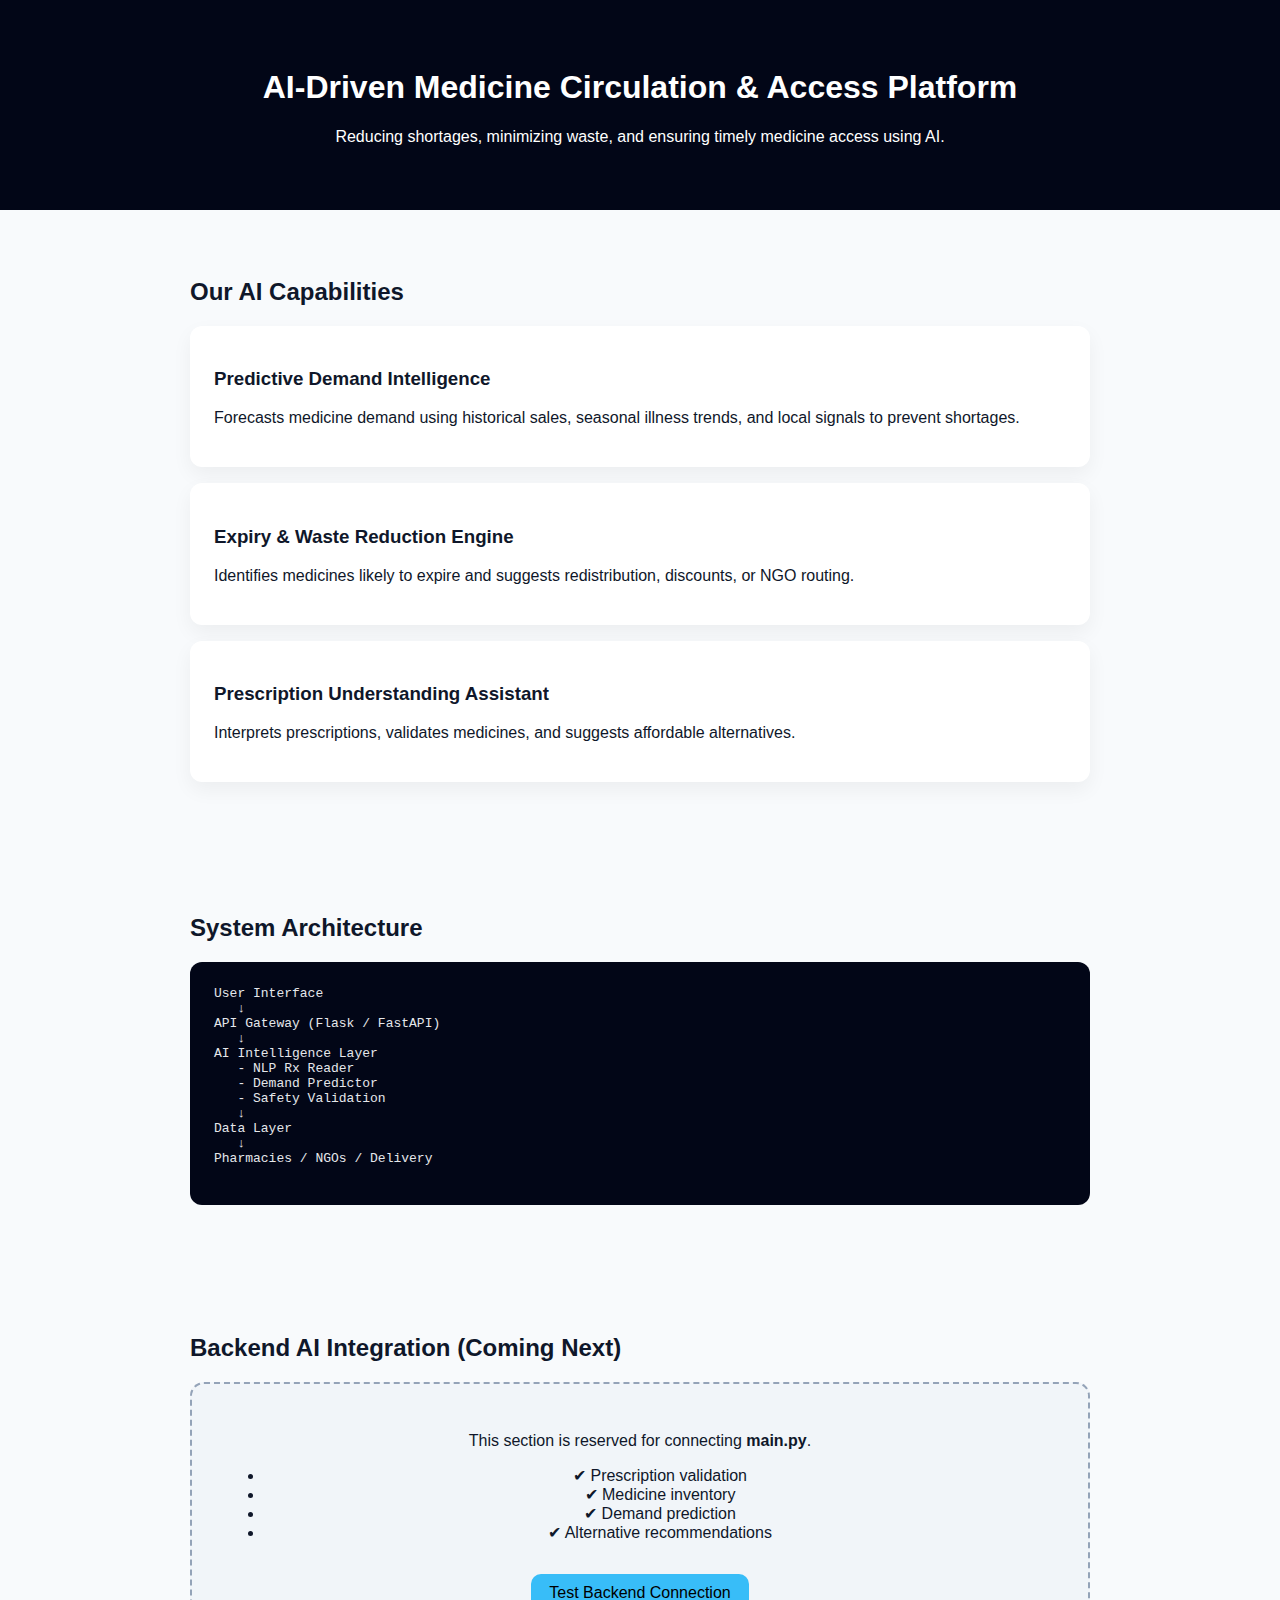
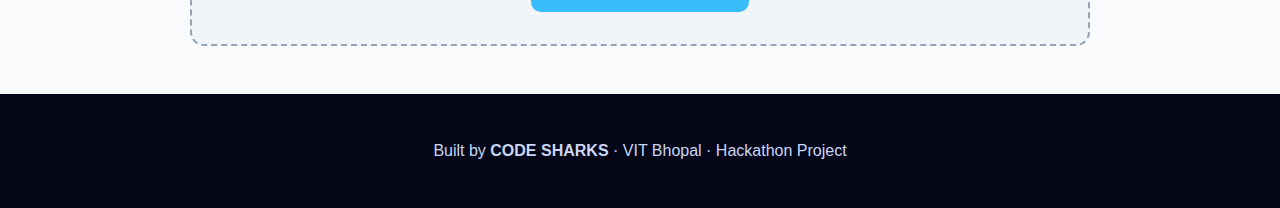
<file: index.html>
<!DOCTYPE html>
<html lang="en">
<head>
  <meta charset="UTF-8" />
  <meta name="viewport" content="width=device-width, initial-scale=1.0"/>
  <title>AI Pharmacy Access Platform</title>
  <link rel="stylesheet" href="styles.css"/>
</head>
<body>

<header>
  <h1>AI-Driven Medicine Circulation & Access Platform</h1>
  <p>
    Reducing shortages, minimizing waste, and ensuring timely medicine access using AI.
  </p>
</header>

<section>
  <h2>Our AI Capabilities</h2>

  <div class="card">
    <h3>Predictive Demand Intelligence</h3>
    <p>
      Forecasts medicine demand using historical sales, seasonal illness trends,
      and local signals to prevent shortages.
    </p>
  </div>

  <div class="card">
    <h3>Expiry & Waste Reduction Engine</h3>
    <p>
      Identifies medicines likely to expire and suggests redistribution,
      discounts, or NGO routing.
    </p>
  </div>

  <div class="card">
    <h3>Prescription Understanding Assistant</h3>
    <p>
      Interprets prescriptions, validates medicines, and suggests affordable alternatives.
    </p>
  </div>
</section>

<section>
  <h2>System Architecture</h2>
  <pre class="architecture">
User Interface
   ↓
API Gateway (Flask / FastAPI)
   ↓
AI Intelligence Layer
   - NLP Rx Reader
   - Demand Predictor
   - Safety Validation
   ↓
Data Layer
   ↓
Pharmacies / NGOs / Delivery
  </pre>
</section>

<section>
  <h2>Backend AI Integration (Coming Next)</h2>

  <div class="placeholder">
    <p>
      This section is reserved for connecting <strong>main.py</strong>.
    </p>
    <ul>
      <li>✔ Prescription validation</li>
      <li>✔ Medicine inventory</li>
      <li>✔ Demand prediction</li>
      <li>✔ Alternative recommendations</li>
    </ul>

    <button onclick="demoAPI()">Test Backend Connection</button>
  </div>
</section>

<footer>
  <p>Built by <strong>CODE SHARKS</strong> · VIT Bhopal · Hackathon Project</p>
</footer>

<script src="script.js"></script>
</body>
</html>
</file>
<file: styles.css>
body {
    font-family: Arial, sans-serif;
    background: #f8fafc;
    margin: 0;
    color: #0f172a;
  }
  
  header {
    background: #020617;
    color: white;
    padding: 3rem;
    text-align: center;
  }
  
  section {
    max-width: 900px;
    margin: auto;
    padding: 3rem 1.5rem;
  }
  
  .card {
    background: white;
    padding: 1.5rem;
    margin: 1rem 0;
    border-radius: 12px;
    box-shadow: 0 8px 20px rgba(0,0,0,0.05);
  }
  
  .architecture {
    background: #020617;
    color: #e5e7eb;
    padding: 1.5rem;
    border-radius: 12px;
    overflow-x: auto;
  }
  
  .placeholder {
    border: 2px dashed #94a3b8;
    padding: 2rem;
    border-radius: 14px;
    text-align: center;
    background: #f1f5f9;
  }
  
  button {
    margin-top: 1rem;
    padding: 10px 18px;
    border: none;
    border-radius: 10px;
    background: #38bdf8;
    font-size: 16px;
    cursor: pointer;
  }
  
  footer {
    background: #020617;
    color: #cbd5f5;
    text-align: center;
    padding: 2rem;
  }
</file>
